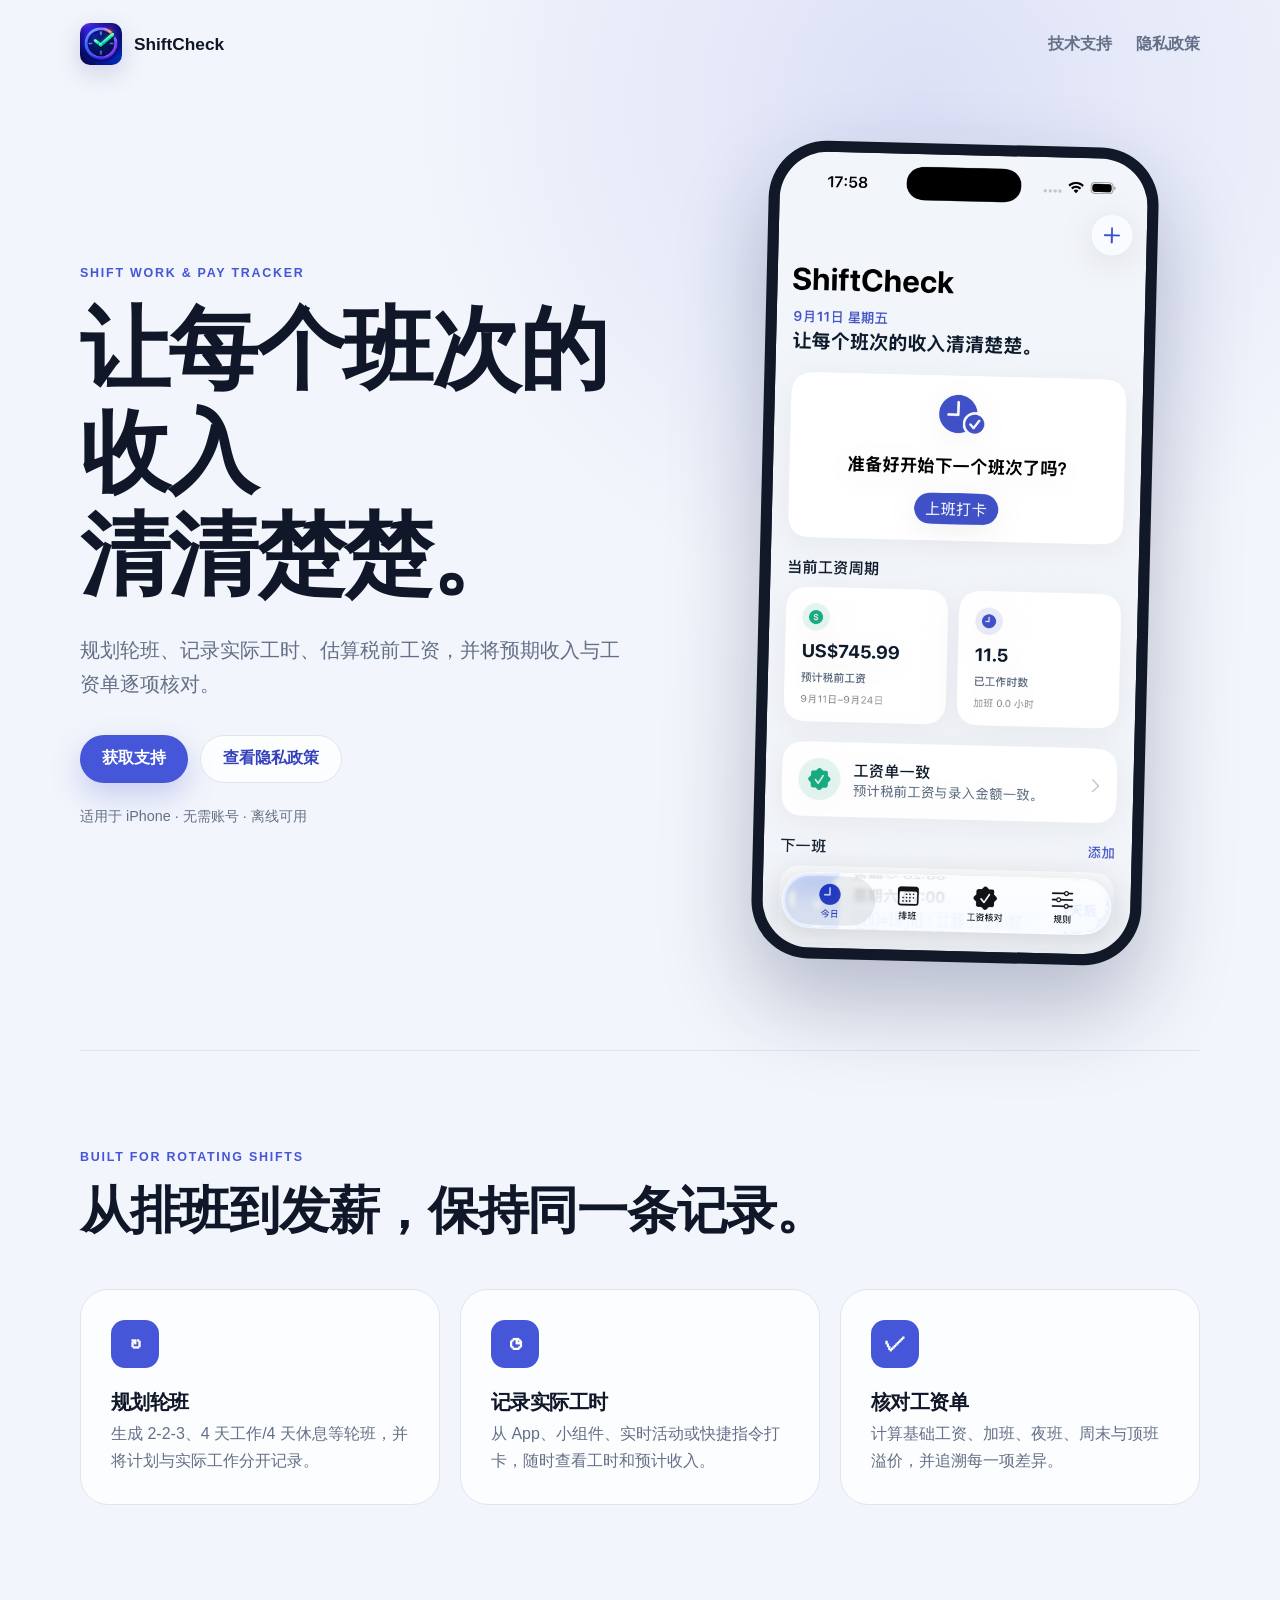
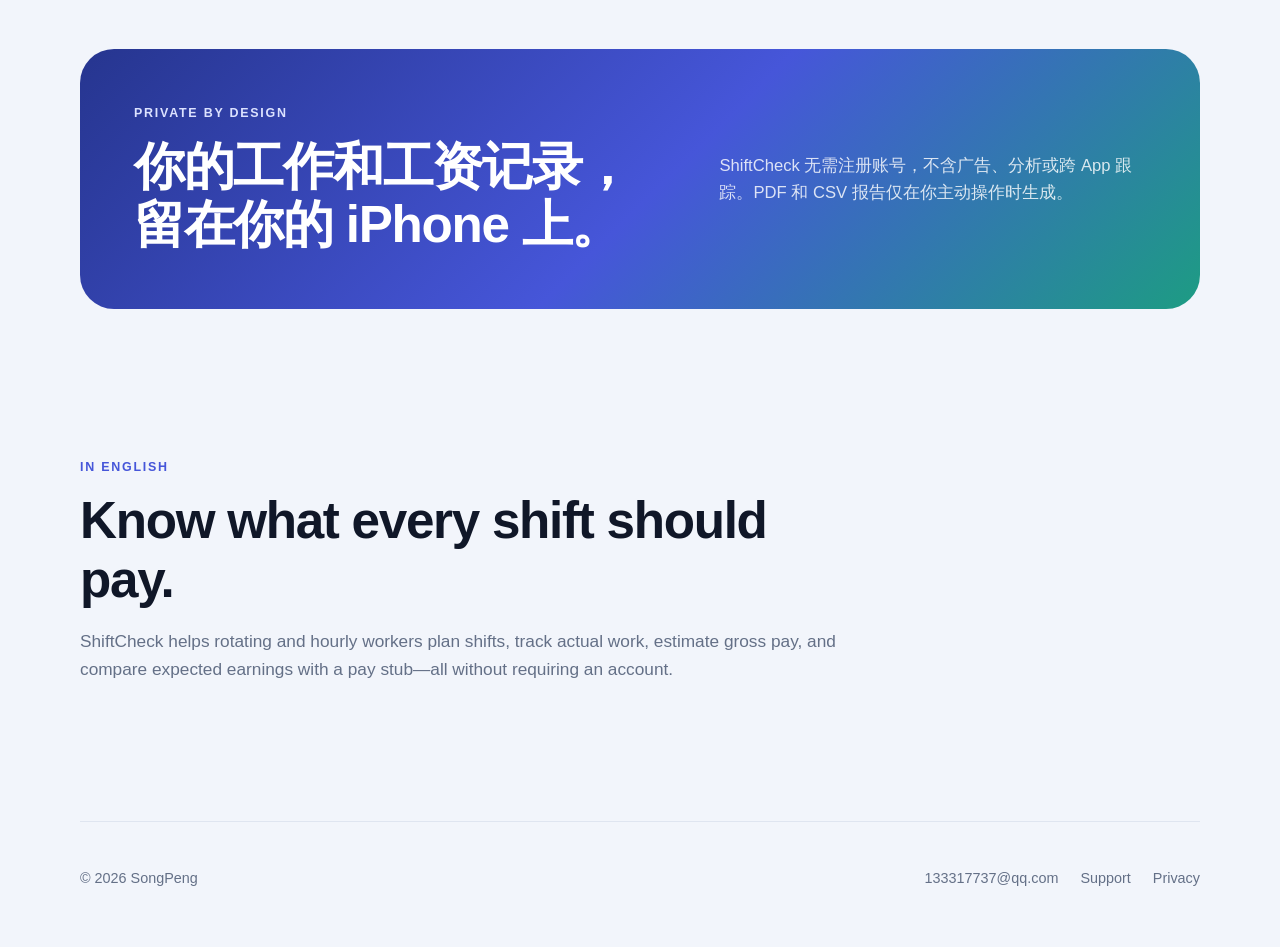
<file: index.html>
<!doctype html>
<html lang="zh-CN">
<head>
  <meta charset="utf-8">
  <meta name="viewport" content="width=device-width, initial-scale=1">
  <meta name="description" content="ShiftCheck — 轮班、工时与工资核对工具。">
  <meta name="theme-color" content="#4656d9">
  <title>ShiftCheck — Work & Pay</title>
  <link rel="icon" href="/assets/app-icon.png">
  <link rel="stylesheet" href="/assets/styles.css">
</head>
<body>
  <header class="site-header">
    <a class="brand" href="/" aria-label="ShiftCheck 首页">
      <img src="/assets/app-icon.png" alt="" width="42" height="42">
      <span>ShiftCheck</span>
    </a>
    <nav aria-label="网站导航">
      <a href="/support/">技术支持</a>
      <a href="/privacy/">隐私政策</a>
    </nav>
  </header>

  <main>
    <section class="hero">
      <div class="hero-copy">
        <p class="eyebrow">SHIFT WORK &amp; PAY TRACKER</p>
        <h1>让每个班次的收入<br>清清楚楚。</h1>
        <p class="lead">规划轮班、记录实际工时、估算税前工资，并将预期收入与工资单逐项核对。</p>
        <div class="hero-actions">
          <a class="button primary" href="/support/">获取支持</a>
          <a class="button secondary" href="/privacy/">查看隐私政策</a>
        </div>
        <p class="availability">适用于 iPhone · 无需账号 · 离线可用</p>
      </div>
      <div class="phone-wrap" aria-label="ShiftCheck 应用界面预览">
        <img class="phone" src="/assets/today-zh.png" alt="ShiftCheck 今日页面，显示预计税前工资、已工作时数和下一班信息">
      </div>
    </section>

    <section class="features" aria-labelledby="features-title">
      <div class="section-heading">
        <p class="eyebrow">BUILT FOR ROTATING SHIFTS</p>
        <h2 id="features-title">从排班到发薪，保持同一条记录。</h2>
      </div>
      <div class="feature-grid">
        <article>
          <span class="feature-icon" aria-hidden="true">↻</span>
          <h3>规划轮班</h3>
          <p>生成 2-2-3、4 天工作/4 天休息等轮班，并将计划与实际工作分开记录。</p>
        </article>
        <article>
          <span class="feature-icon" aria-hidden="true">◷</span>
          <h3>记录实际工时</h3>
          <p>从 App、小组件、实时活动或快捷指令打卡，随时查看工时和预计收入。</p>
        </article>
        <article>
          <span class="feature-icon" aria-hidden="true">✓</span>
          <h3>核对工资单</h3>
          <p>计算基础工资、加班、夜班、周末与顶班溢价，并追溯每一项差异。</p>
        </article>
      </div>
    </section>

    <section class="privacy-callout">
      <div>
        <p class="eyebrow">PRIVATE BY DESIGN</p>
        <h2>你的工作和工资记录，留在你的 iPhone 上。</h2>
      </div>
      <p>ShiftCheck 无需注册账号，不含广告、分析或跨 App 跟踪。PDF 和 CSV 报告仅在你主动操作时生成。</p>
    </section>

    <section class="english-summary" lang="en">
      <p class="eyebrow">IN ENGLISH</p>
      <h2>Know what every shift should pay.</h2>
      <p>ShiftCheck helps rotating and hourly workers plan shifts, track actual work, estimate gross pay, and compare expected earnings with a pay stub—all without requiring an account.</p>
    </section>
  </main>

  <footer>
    <p>© 2026 SongPeng</p>
    <div>
      <a href="mailto:133317737@qq.com">133317737@qq.com</a>
      <a href="/support/">Support</a>
      <a href="/privacy/">Privacy</a>
    </div>
  </footer>
</body>
</html>
</file>
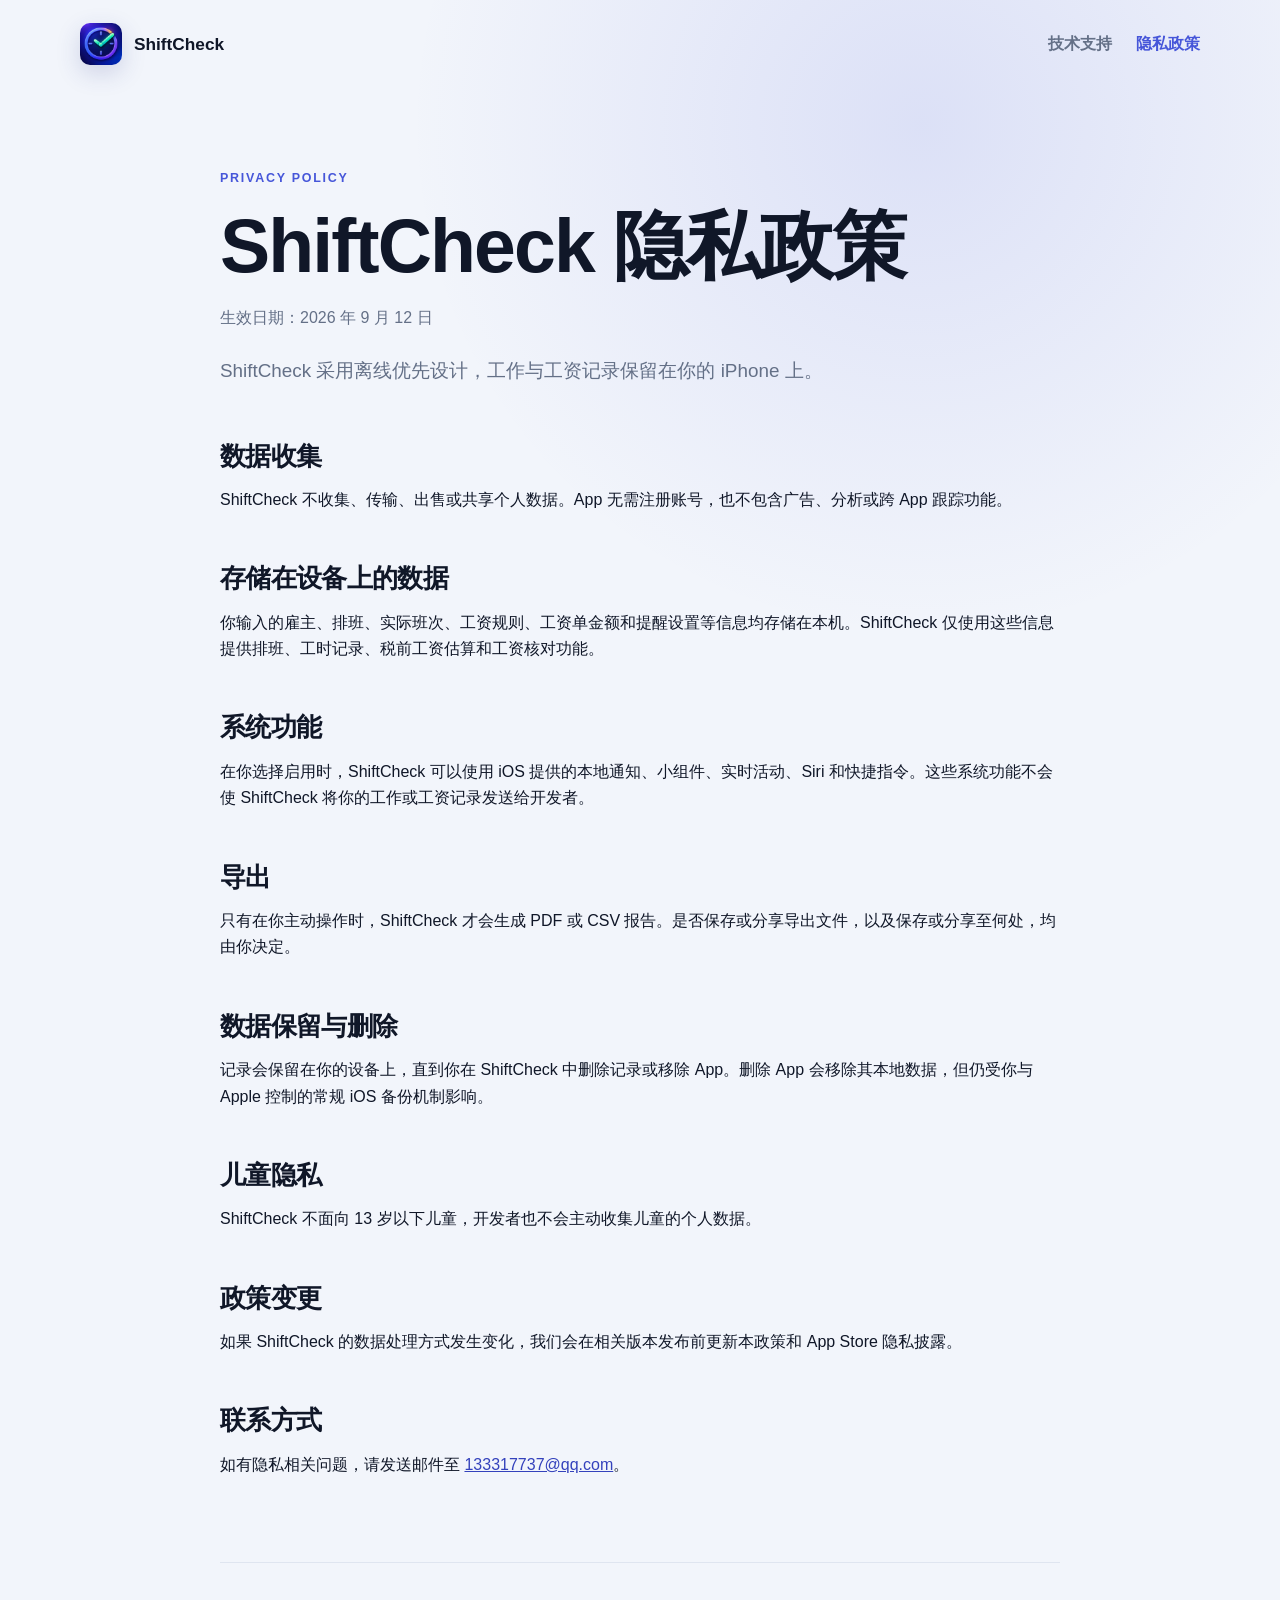
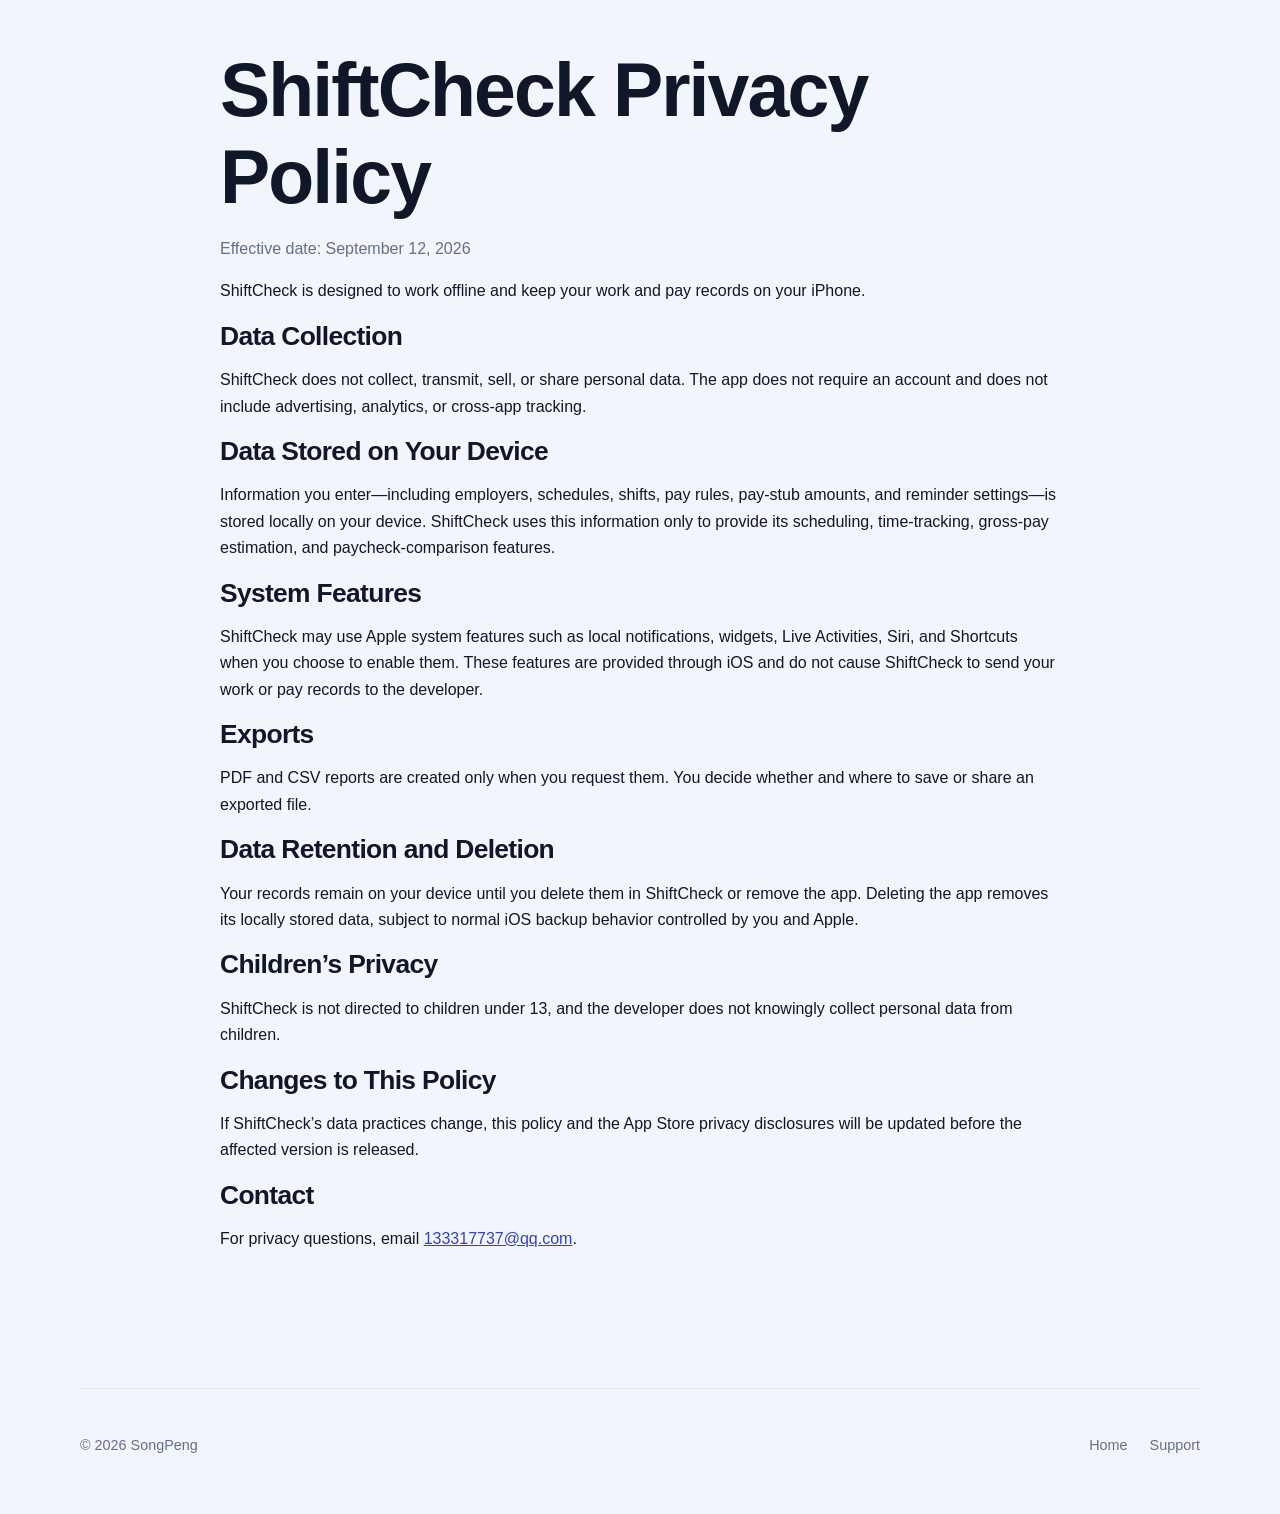
<file: privacy/index.html>
<!doctype html>
<html lang="zh-CN">
<head>
  <meta charset="utf-8">
  <meta name="viewport" content="width=device-width, initial-scale=1">
  <meta name="description" content="ShiftCheck 隐私政策。">
  <meta name="theme-color" content="#4656d9">
  <title>隐私政策 — ShiftCheck</title>
  <link rel="icon" href="/assets/app-icon.png">
  <link rel="stylesheet" href="/assets/styles.css">
</head>
<body>
  <header class="site-header">
    <a class="brand" href="/">
      <img src="/assets/app-icon.png" alt="" width="42" height="42">
      <span>ShiftCheck</span>
    </a>
    <nav aria-label="网站导航">
      <a href="/support/">技术支持</a>
      <a aria-current="page" href="/privacy/">隐私政策</a>
    </nav>
  </header>

  <main class="document policy">
    <p class="eyebrow">PRIVACY POLICY</p>
    <h1>ShiftCheck 隐私政策</h1>
    <p class="effective">生效日期：2026 年 9 月 12 日</p>
    <p class="document-lead">ShiftCheck 采用离线优先设计，工作与工资记录保留在你的 iPhone 上。</p>

    <section>
      <h2>数据收集</h2>
      <p>ShiftCheck 不收集、传输、出售或共享个人数据。App 无需注册账号，也不包含广告、分析或跨 App 跟踪功能。</p>
    </section>
    <section>
      <h2>存储在设备上的数据</h2>
      <p>你输入的雇主、排班、实际班次、工资规则、工资单金额和提醒设置等信息均存储在本机。ShiftCheck 仅使用这些信息提供排班、工时记录、税前工资估算和工资核对功能。</p>
    </section>
    <section>
      <h2>系统功能</h2>
      <p>在你选择启用时，ShiftCheck 可以使用 iOS 提供的本地通知、小组件、实时活动、Siri 和快捷指令。这些系统功能不会使 ShiftCheck 将你的工作或工资记录发送给开发者。</p>
    </section>
    <section>
      <h2>导出</h2>
      <p>只有在你主动操作时，ShiftCheck 才会生成 PDF 或 CSV 报告。是否保存或分享导出文件，以及保存或分享至何处，均由你决定。</p>
    </section>
    <section>
      <h2>数据保留与删除</h2>
      <p>记录会保留在你的设备上，直到你在 ShiftCheck 中删除记录或移除 App。删除 App 会移除其本地数据，但仍受你与 Apple 控制的常规 iOS 备份机制影响。</p>
    </section>
    <section>
      <h2>儿童隐私</h2>
      <p>ShiftCheck 不面向 13 岁以下儿童，开发者也不会主动收集儿童的个人数据。</p>
    </section>
    <section>
      <h2>政策变更</h2>
      <p>如果 ShiftCheck 的数据处理方式发生变化，我们会在相关版本发布前更新本政策和 App Store 隐私披露。</p>
    </section>
    <section>
      <h2>联系方式</h2>
      <p>如有隐私相关问题，请发送邮件至 <a href="mailto:133317737@qq.com">133317737@qq.com</a>。</p>
    </section>

    <hr>

    <div lang="en">
      <h1>ShiftCheck Privacy Policy</h1>
      <p class="effective">Effective date: September 12, 2026</p>
      <p>ShiftCheck is designed to work offline and keep your work and pay records on your iPhone.</p>

      <h2>Data Collection</h2>
      <p>ShiftCheck does not collect, transmit, sell, or share personal data. The app does not require an account and does not include advertising, analytics, or cross-app tracking.</p>

      <h2>Data Stored on Your Device</h2>
      <p>Information you enter—including employers, schedules, shifts, pay rules, pay-stub amounts, and reminder settings—is stored locally on your device. ShiftCheck uses this information only to provide its scheduling, time-tracking, gross-pay estimation, and paycheck-comparison features.</p>

      <h2>System Features</h2>
      <p>ShiftCheck may use Apple system features such as local notifications, widgets, Live Activities, Siri, and Shortcuts when you choose to enable them. These features are provided through iOS and do not cause ShiftCheck to send your work or pay records to the developer.</p>

      <h2>Exports</h2>
      <p>PDF and CSV reports are created only when you request them. You decide whether and where to save or share an exported file.</p>

      <h2>Data Retention and Deletion</h2>
      <p>Your records remain on your device until you delete them in ShiftCheck or remove the app. Deleting the app removes its locally stored data, subject to normal iOS backup behavior controlled by you and Apple.</p>

      <h2>Children’s Privacy</h2>
      <p>ShiftCheck is not directed to children under 13, and the developer does not knowingly collect personal data from children.</p>

      <h2>Changes to This Policy</h2>
      <p>If ShiftCheck’s data practices change, this policy and the App Store privacy disclosures will be updated before the affected version is released.</p>

      <h2>Contact</h2>
      <p>For privacy questions, email <a href="mailto:133317737@qq.com">133317737@qq.com</a>.</p>
    </div>
  </main>

  <footer>
    <p>© 2026 SongPeng</p>
    <div><a href="/">Home</a><a href="/support/">Support</a></div>
  </footer>
</body>
</html>
</file>
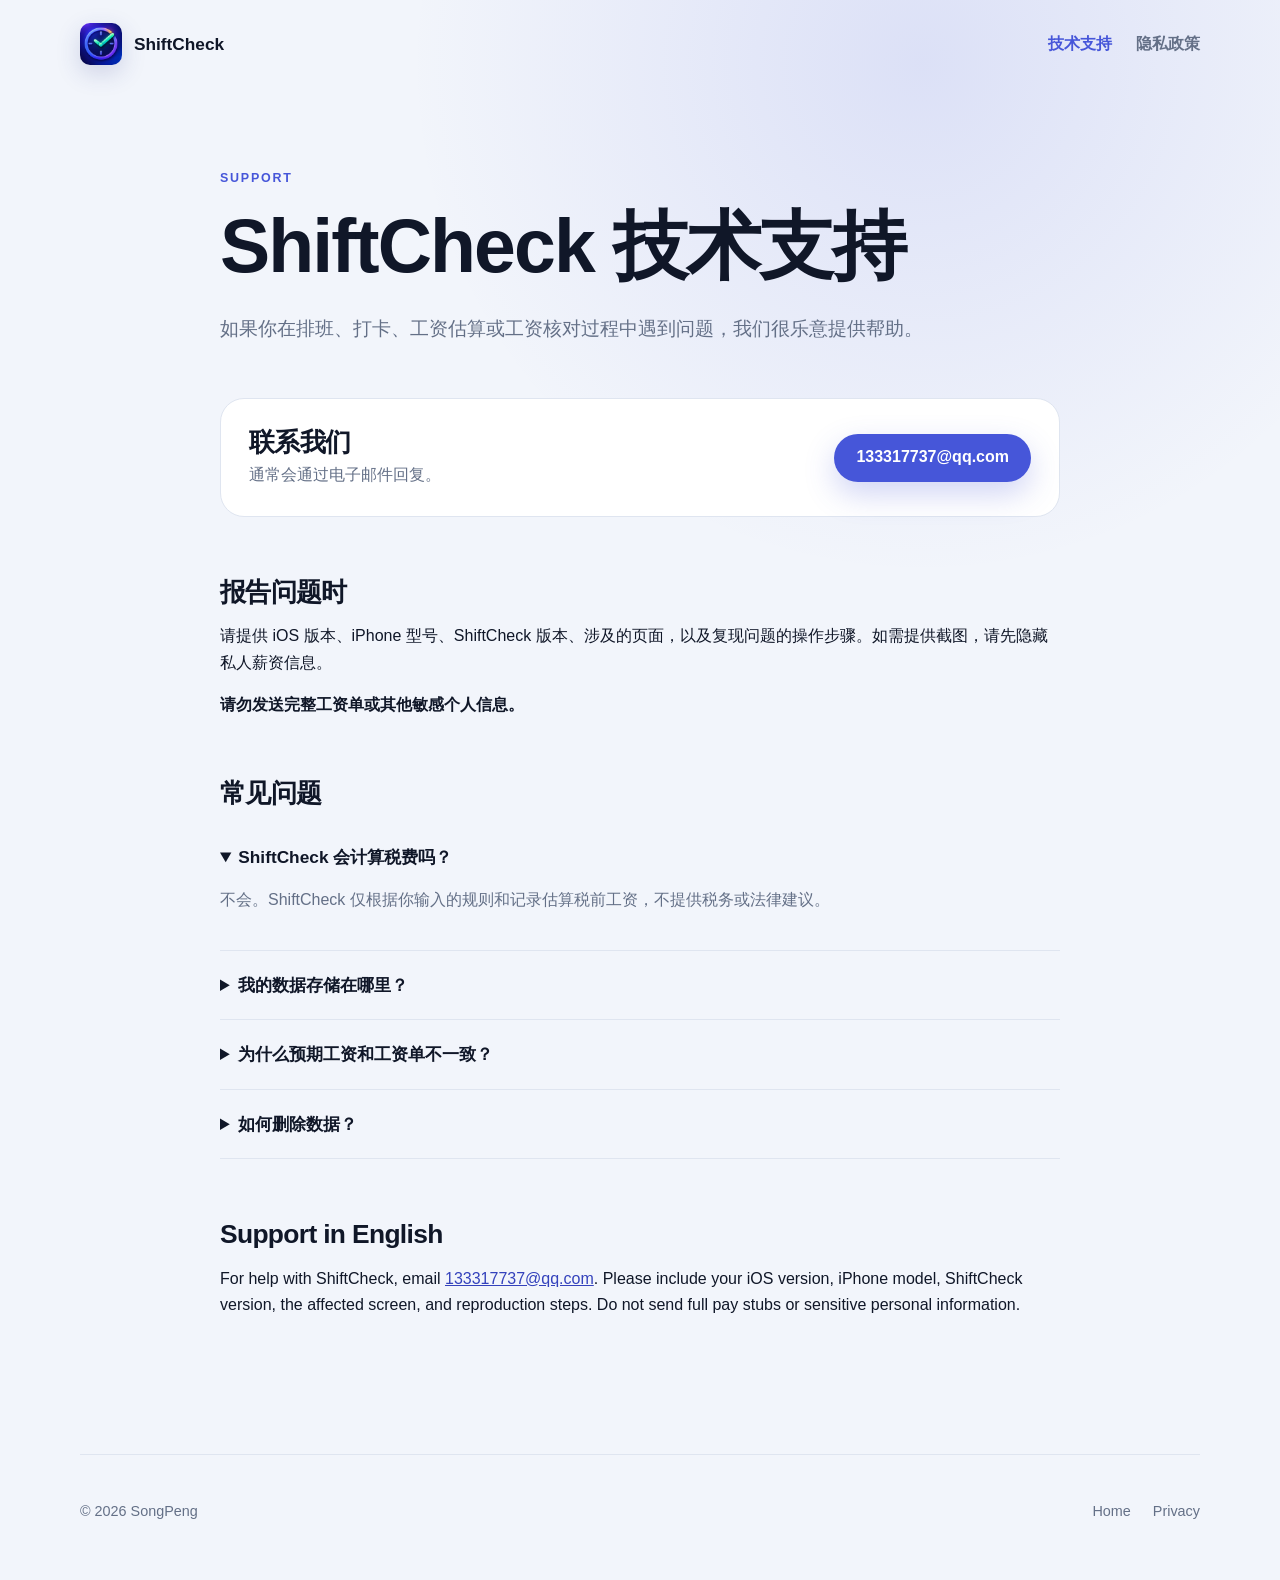
<file: support/index.html>
<!doctype html>
<html lang="zh-CN">
<head>
  <meta charset="utf-8">
  <meta name="viewport" content="width=device-width, initial-scale=1">
  <meta name="description" content="ShiftCheck 技术支持与常见问题。">
  <meta name="theme-color" content="#4656d9">
  <title>技术支持 — ShiftCheck</title>
  <link rel="icon" href="/assets/app-icon.png">
  <link rel="stylesheet" href="/assets/styles.css">
</head>
<body>
  <header class="site-header">
    <a class="brand" href="/">
      <img src="/assets/app-icon.png" alt="" width="42" height="42">
      <span>ShiftCheck</span>
    </a>
    <nav aria-label="网站导航">
      <a aria-current="page" href="/support/">技术支持</a>
      <a href="/privacy/">隐私政策</a>
    </nav>
  </header>

  <main class="document">
    <p class="eyebrow">SUPPORT</p>
    <h1>ShiftCheck 技术支持</h1>
    <p class="document-lead">如果你在排班、打卡、工资估算或工资核对过程中遇到问题，我们很乐意提供帮助。</p>

    <section class="contact-card">
      <div>
        <h2>联系我们</h2>
        <p>通常会通过电子邮件回复。</p>
      </div>
      <a class="button primary" href="mailto:133317737@qq.com">133317737@qq.com</a>
    </section>

    <section>
      <h2>报告问题时</h2>
      <p>请提供 iOS 版本、iPhone 型号、ShiftCheck 版本、涉及的页面，以及复现问题的操作步骤。如需提供截图，请先隐藏私人薪资信息。</p>
      <p><strong>请勿发送完整工资单或其他敏感个人信息。</strong></p>
    </section>

    <section>
      <h2>常见问题</h2>
      <details open>
        <summary>ShiftCheck 会计算税费吗？</summary>
        <p>不会。ShiftCheck 仅根据你输入的规则和记录估算税前工资，不提供税务或法律建议。</p>
      </details>
      <details>
        <summary>我的数据存储在哪里？</summary>
        <p>工作与工资记录存储在你的 iPhone 本机。ShiftCheck 无需注册账号，也不会将这些记录发送给开发者。</p>
      </details>
      <details>
        <summary>为什么预期工资和工资单不一致？</summary>
        <p>请先在“规则”中检查基础时薪、工资周期、加班门槛和班次补贴，再在“排班”中确认实际工时与休息时间。</p>
      </details>
      <details>
        <summary>如何删除数据？</summary>
        <p>你可以在 App 中删除记录；也可以从 iPhone 移除 ShiftCheck，以删除 App 的本地数据，但仍受常规 iOS 备份机制影响。</p>
      </details>
    </section>

    <section lang="en">
      <h2>Support in English</h2>
      <p>For help with ShiftCheck, email <a href="mailto:133317737@qq.com">133317737@qq.com</a>. Please include your iOS version, iPhone model, ShiftCheck version, the affected screen, and reproduction steps. Do not send full pay stubs or sensitive personal information.</p>
    </section>
  </main>

  <footer>
    <p>© 2026 SongPeng</p>
    <div><a href="/">Home</a><a href="/privacy/">Privacy</a></div>
  </footer>
</body>
</html>
</file>
<file: assets/styles.css>
:root {
  color-scheme: light;
  --ink: #101728;
  --muted: #647087;
  --brand: #4656d9;
  --brand-dark: #3442bc;
  --mint: #1fb28e;
  --surface: #ffffff;
  --background: #f2f5fb;
  --line: #dfe5f0;
  font-family: -apple-system, BlinkMacSystemFont, "SF Pro Display", "PingFang SC", "Helvetica Neue", sans-serif;
}

* { box-sizing: border-box; }

html { scroll-behavior: smooth; }

body {
  margin: 0;
  color: var(--ink);
  background:
    radial-gradient(circle at 72% 4%, rgba(70, 86, 217, .13), transparent 32rem),
    var(--background);
  line-height: 1.65;
}

a { color: var(--brand-dark); }

.site-header,
main,
footer {
  width: min(1120px, calc(100% - 40px));
  margin-inline: auto;
}

.site-header {
  min-height: 88px;
  display: flex;
  align-items: center;
  justify-content: space-between;
  gap: 28px;
}

.brand {
  display: inline-flex;
  align-items: center;
  gap: 12px;
  color: var(--ink);
  text-decoration: none;
  font-weight: 760;
  font-size: 1.08rem;
}

.brand img { border-radius: 10px; box-shadow: 0 8px 24px rgba(44, 55, 137, .18); }

nav { display: flex; gap: 24px; }
nav a { color: var(--muted); text-decoration: none; font-weight: 620; }
nav a:hover, nav a[aria-current="page"] { color: var(--brand); }

.hero {
  min-height: 700px;
  display: grid;
  grid-template-columns: 1.05fr .95fr;
  align-items: center;
  gap: clamp(32px, 7vw, 96px);
  padding: 56px 0 88px;
}

.eyebrow {
  margin: 0 0 14px;
  color: var(--brand);
  font-size: .78rem;
  font-weight: 780;
  letter-spacing: .14em;
}

h1, h2, h3 { line-height: 1.15; letter-spacing: -.025em; }
h1 { margin: 0; font-size: clamp(3.1rem, 7vw, 5.6rem); }
h2 { font-size: clamp(2rem, 4vw, 3.2rem); }
h3 { font-size: 1.28rem; }

.lead {
  max-width: 620px;
  margin: 26px 0 0;
  color: var(--muted);
  font-size: clamp(1.08rem, 2vw, 1.28rem);
}

.hero-actions { display: flex; flex-wrap: wrap; gap: 12px; margin-top: 34px; }

.button {
  display: inline-flex;
  align-items: center;
  justify-content: center;
  min-height: 48px;
  padding: 0 22px;
  border-radius: 999px;
  text-decoration: none;
  font-weight: 700;
}

.button.primary { color: white; background: var(--brand); box-shadow: 0 12px 30px rgba(70, 86, 217, .25); }
.button.primary:hover { background: var(--brand-dark); }
.button.secondary { color: var(--brand-dark); background: rgba(255, 255, 255, .8); border: 1px solid var(--line); }
.availability { color: var(--muted); font-size: .9rem; margin-top: 22px; }

.phone-wrap {
  justify-self: center;
  width: min(390px, 80vw);
  padding: 11px;
  border-radius: 58px;
  background: #111827;
  box-shadow: 0 42px 90px rgba(25, 32, 78, .28);
  transform: rotate(1.4deg);
}

.phone { display: block; width: 100%; border-radius: 48px; }

.features { padding: 96px 0; border-top: 1px solid var(--line); }
.section-heading { max-width: 760px; }
.section-heading h2 { margin: 0; }
.feature-grid { display: grid; grid-template-columns: repeat(3, 1fr); gap: 20px; margin-top: 48px; }
.feature-grid article { padding: 30px; border: 1px solid var(--line); border-radius: 28px; background: rgba(255,255,255,.78); }
.feature-grid h3 { margin: 22px 0 8px; }
.feature-grid p { margin: 0; color: var(--muted); }
.feature-icon { display: grid; place-items: center; width: 48px; height: 48px; border-radius: 14px; color: white; background: var(--brand); font-size: 1.4rem; font-weight: 800; }

.privacy-callout {
  display: grid;
  grid-template-columns: 1.1fr .9fr;
  gap: 64px;
  align-items: center;
  margin: 48px 0;
  padding: 54px;
  border-radius: 34px;
  color: white;
  background: linear-gradient(135deg, #26358f, #4656d9 52%, #1d9c83);
}

.privacy-callout .eyebrow { color: #dce2ff; }
.privacy-callout h2 { margin: 0; }
.privacy-callout > p { margin: 0; color: rgba(255,255,255,.82); font-size: 1.04rem; }
.english-summary { max-width: 760px; padding: 100px 0 120px; }
.english-summary h2 { margin: 0; }
.english-summary > p:last-child { color: var(--muted); font-size: 1.08rem; }

.document { max-width: 840px; padding: 80px 0 120px; }
.document h1 { font-size: clamp(2.7rem, 7vw, 4.7rem); }
.document h2 { margin: 60px 0 14px; font-size: 1.65rem; }
.document-lead { margin: 24px 0 54px; color: var(--muted); font-size: 1.18rem; }
.effective { color: var(--muted); }
.contact-card { display: flex; align-items: center; justify-content: space-between; gap: 24px; padding: 28px; border-radius: 24px; background: white; border: 1px solid var(--line); }
.contact-card h2 { margin: 0; }
.contact-card p { margin: 4px 0 0; color: var(--muted); }
details { padding: 20px 0; border-bottom: 1px solid var(--line); }
summary { cursor: pointer; font-weight: 720; font-size: 1.08rem; }
details p { color: var(--muted); }
.policy section { margin: 50px 0; }
.policy section h2, .policy [lang="en"] h2 { margin-top: 0; }
hr { margin: 84px 0; border: 0; border-top: 1px solid var(--line); }

footer {
  display: flex;
  align-items: center;
  justify-content: space-between;
  gap: 24px;
  padding: 30px 0 42px;
  border-top: 1px solid var(--line);
  color: var(--muted);
  font-size: .9rem;
}

footer div { display: flex; flex-wrap: wrap; gap: 22px; }
footer a { color: var(--muted); text-decoration: none; }

@media (max-width: 760px) {
  .site-header { min-height: 76px; }
  nav { gap: 14px; font-size: .9rem; }
  .hero { grid-template-columns: 1fr; padding-top: 52px; }
  .phone-wrap { margin: 28px auto 0; }
  .feature-grid { grid-template-columns: 1fr; }
  .privacy-callout { grid-template-columns: 1fr; gap: 24px; padding: 34px 28px; }
  .contact-card { align-items: flex-start; flex-direction: column; }
  footer { align-items: flex-start; flex-direction: column; }
}

@media (max-width: 460px) {
  .site-header, main, footer { width: min(100% - 28px, 1120px); }
  .brand img { width: 36px; height: 36px; }
  .brand span { display: none; }
  h1 { font-size: 2.8rem; }
}

@media (prefers-reduced-motion: no-preference) {
  .button, nav a { transition: color .2s ease, background-color .2s ease, transform .2s ease; }
  .button:hover { transform: translateY(-1px); }
}
</file>
